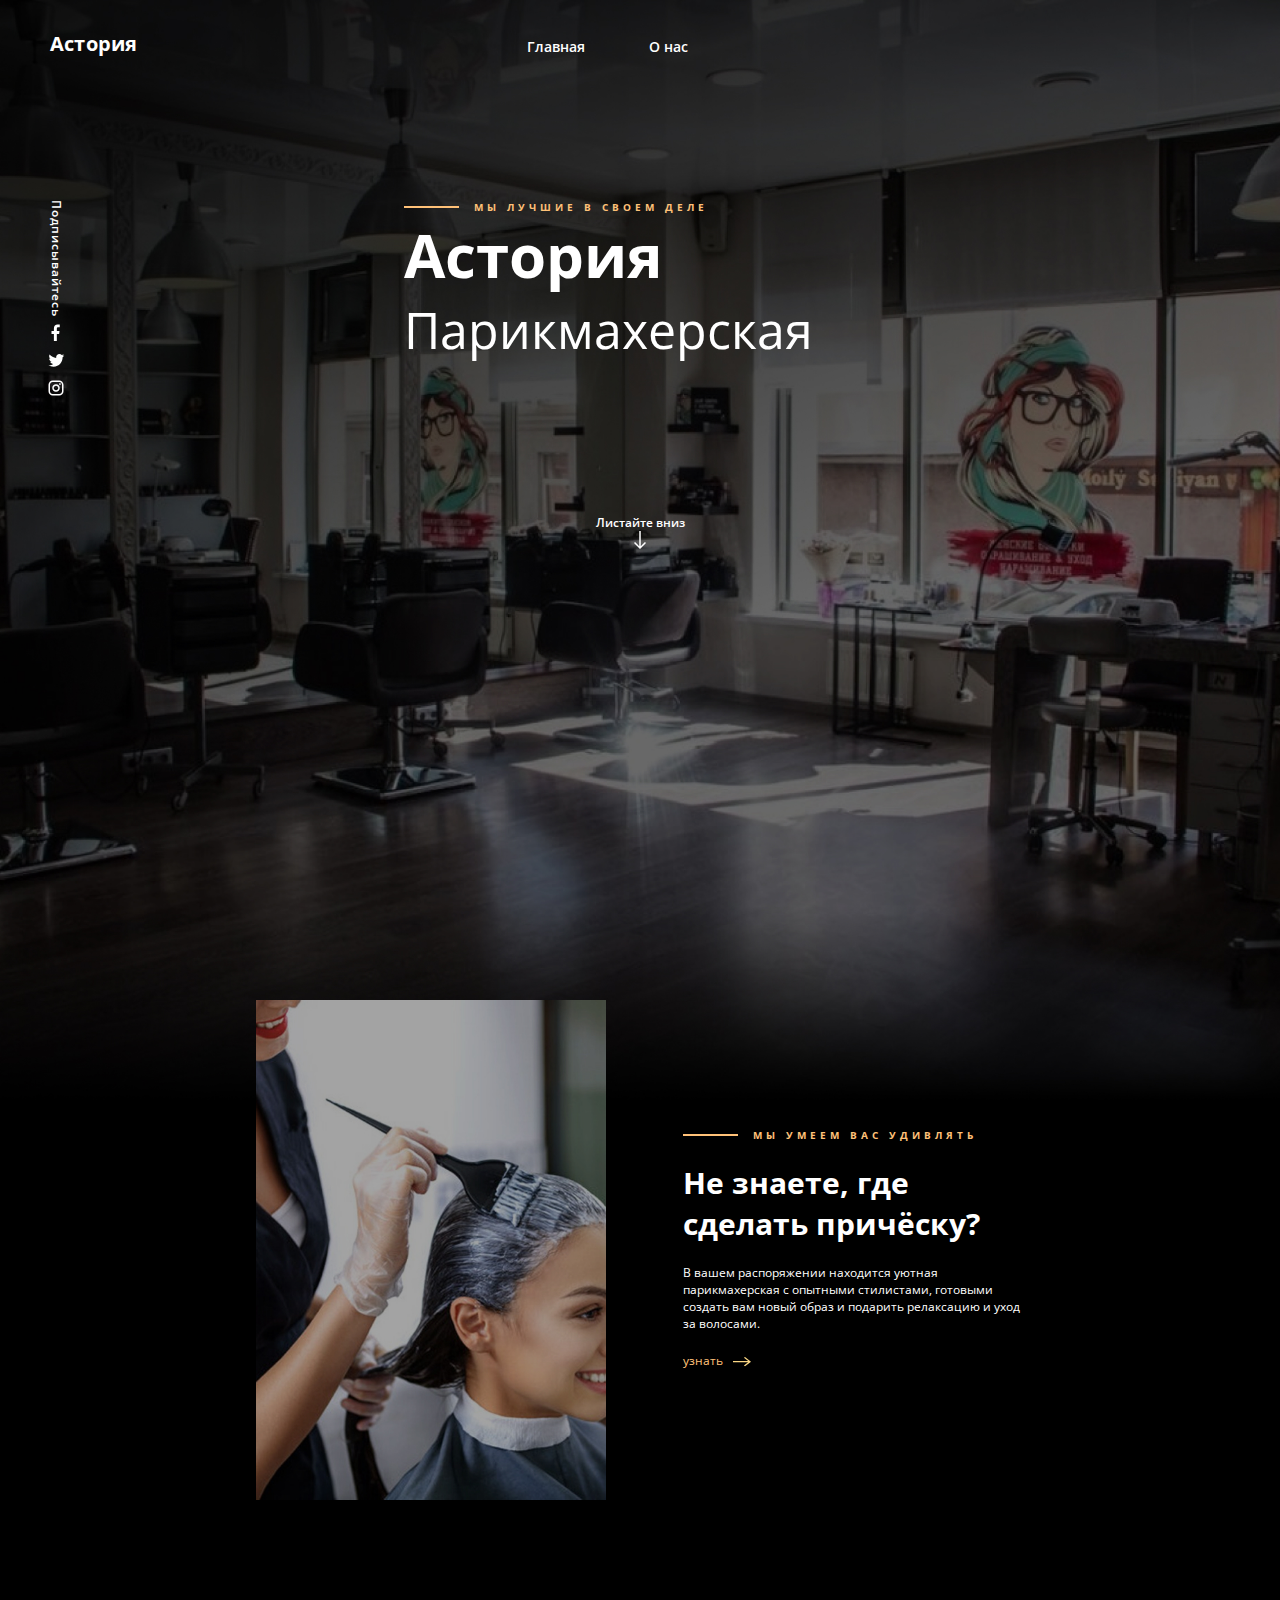
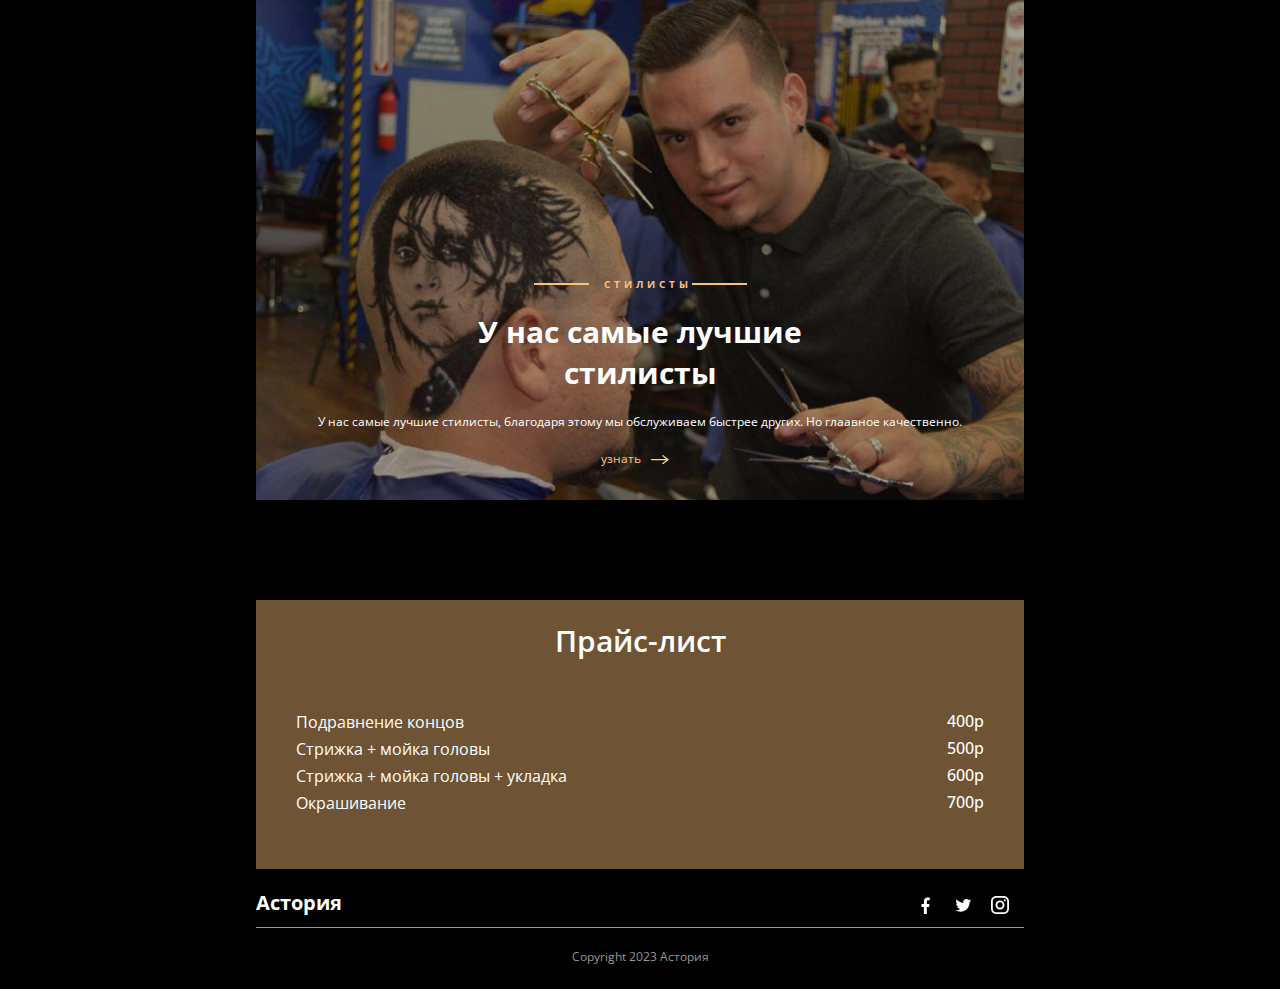
<file: index.html>
<!DOCTYPE html>
<html lang="en">
<head>
    <meta charset="UTF-8">
    <meta name="viewport" content="width=device-width, initial-scale=1.0">
    <link rel="preconnect" href="https://fonts.googleapis.com">
    <link rel="preconnect" href="https://fonts.gstatic.com" crossorigin>
    <link href="https://fonts.googleapis.com/css2?family=Open+Sans:ital,wdth,wght@0,75..100,300..800;1,75..100,300..800&display=swap" rel="stylesheet">
    <link rel="stylesheet" href="./css/reset.css">
    <link rel="stylesheet" href="./css/style.css">

    <title>Главная</title>
</head>
<body>
    <!-- ______________________________HEADER___________________________ -->
    <header>
        <div class="Logo">
            <h1><a href="./index.html">Астория</a></h1>
        </div>
        <nav>
            <a href="./index.html">Главная</a>
            <a href="./about.html">О нас</a>
        </nav>        
    </header>
     <!-- ______________________________HEADER---___________________________ -->
    <!-- _________________________________BODY________________________________________________________ -->
    <div class="body">
        <!-- ____________________________________FULLSCRENE____________________________ -->
        <div class="fon">
            <div class="container_fuul">
                <div class="social">
                    <h2>Подписывайтесь</h2>
                    <div class="social_img">
                        <a href="/"><img src="./img/instagram.svg" alt="insta" class="socal"></a>
                        <br>
                        <a href="/"><img src="./img/twitter.svg" alt="twitter" class="socal"></a>
                        <br>
                        <a href="/"><img src="./img/face.svg" alt="facebook" class="socal"></a>
                    </div>
                </div>
                <div class="ZAG">
                    <div class="verh_zag">
                        <hr>
                        <h1 class="text_liner">Мы лучшие в своем деле</h1>
                    </div>
                    <div class="girnii_zag">
                        <h1>Астория</h1>
                    </div>
                    <div class="niz_zag"><h1>Парикмахерская</h1></div>
                </div>
                <div class="niz">
                    <a href="#content"><h1>Листайте вниз</h1><img src="./img/arrow_downward_24px.svg" alt="vniz"></a>
                </div>
            </div>
        </div>
        <!-- ____________________________________FULLSCRENE---____________________________ -->
        <!-- ____________________________CONTENT___________________________ -->
        <div class="content" id="content">
            <!-- __________________________________CARD__________________________________________________ -->
            <div class="card">
                <img src="./img/card1.jpg" alt="Astoria" class="card_img">
                <div class="text">
                        <div class="verh_zag">
                            <hr> <h1 class="text_liner">Мы умеем вас удивлять</h1>
                        </div>
                        <h1 class="title">Не знаете, где сделать причёску?</h1>
                        <p> В вашем распоряжении находится уютная парикмахерская с опытными стилистами, готовыми создать вам новый образ и подарить релаксацию и уход за волосами.
                        </p>
                        <a href="./about.html">
                            <button type="button">
                                узнать<img src="./img/strelka.svg" alt="" class="button_img">
                            </button>
                        </a>
                </div>
            </div>
            <!-- __________________________________CARD---__________________________________________________ -->
            <!-- ________________________________________SLDIER_____________________________________________________ -->
            <div class="fon_slider">
                <div class="slider_text">
                    <div class="text_obolochka">
                        <div class="verh">
                            <div class="verh_zag">
                                <hr><h1 class="text_liner">Стилисты</h1><hr>
                            </div>
                        </div>
                        <h1 class="title">У нас самые лучшие <br> стилисты</h1>
                        <p> У нас самые лучшие стилисты, благодаря этому мы обслуживаем быстрее других. 
                            Но глаавное качественно.
                        </p>
                        <a href="./about.html">
                            <button type="button">
                                узнать<img src="./img/strelka.svg" alt="" class="button_img">
                            </button>
                        </a> 
                    </div>
                </div>
            </div>
            <!-- ________________________________________SLDIER---_____________________________________________________-->
           <!-- ___________________________________CARD2______________________________ -->
           <div class="foni">
            <div class="titl"><h1>Прайс-лист</h1></div>
            <div class="left">
                <h1>Подравнение концов</h1>
                <h1>Стрижка + мойка головы</h1>
                <h1>Cтрижка + мойка головы + укладка</h1>
                <h1>Окрашивание</h1>
            </div>
            <div class="raft">
                <h1>400p</h1>
                <h1>500p</h1>
                <h1>600p</h1>
                <h1>700p</h1>
            </div>
           </div>
           <!-- ___________________________________CARD2----______________________________ -->
           <!-- _______________________________________________________FOOTER__________________________________ -->
           <footer>
            <div class="lin">
            <a href="./index.html"><h1 class="logo">Астория</h1></a>
            <nav class="footer">
                <a href="/"><img src="./img/Facebook_f.svg" alt="facebook"></a>
                <a href="/"><img src="./img/twitter_f.svg" alt="twitter"></a>
                <a href=""><img src="./img/insta_f.svg" alt="instagram"></a>
            </nav>
        </div>
            <hr class="foo">
            <p class="foot">Copyright 2023 Астория</p>
           </footer>
        </div>
    </div>
</body>
</html>
</file>
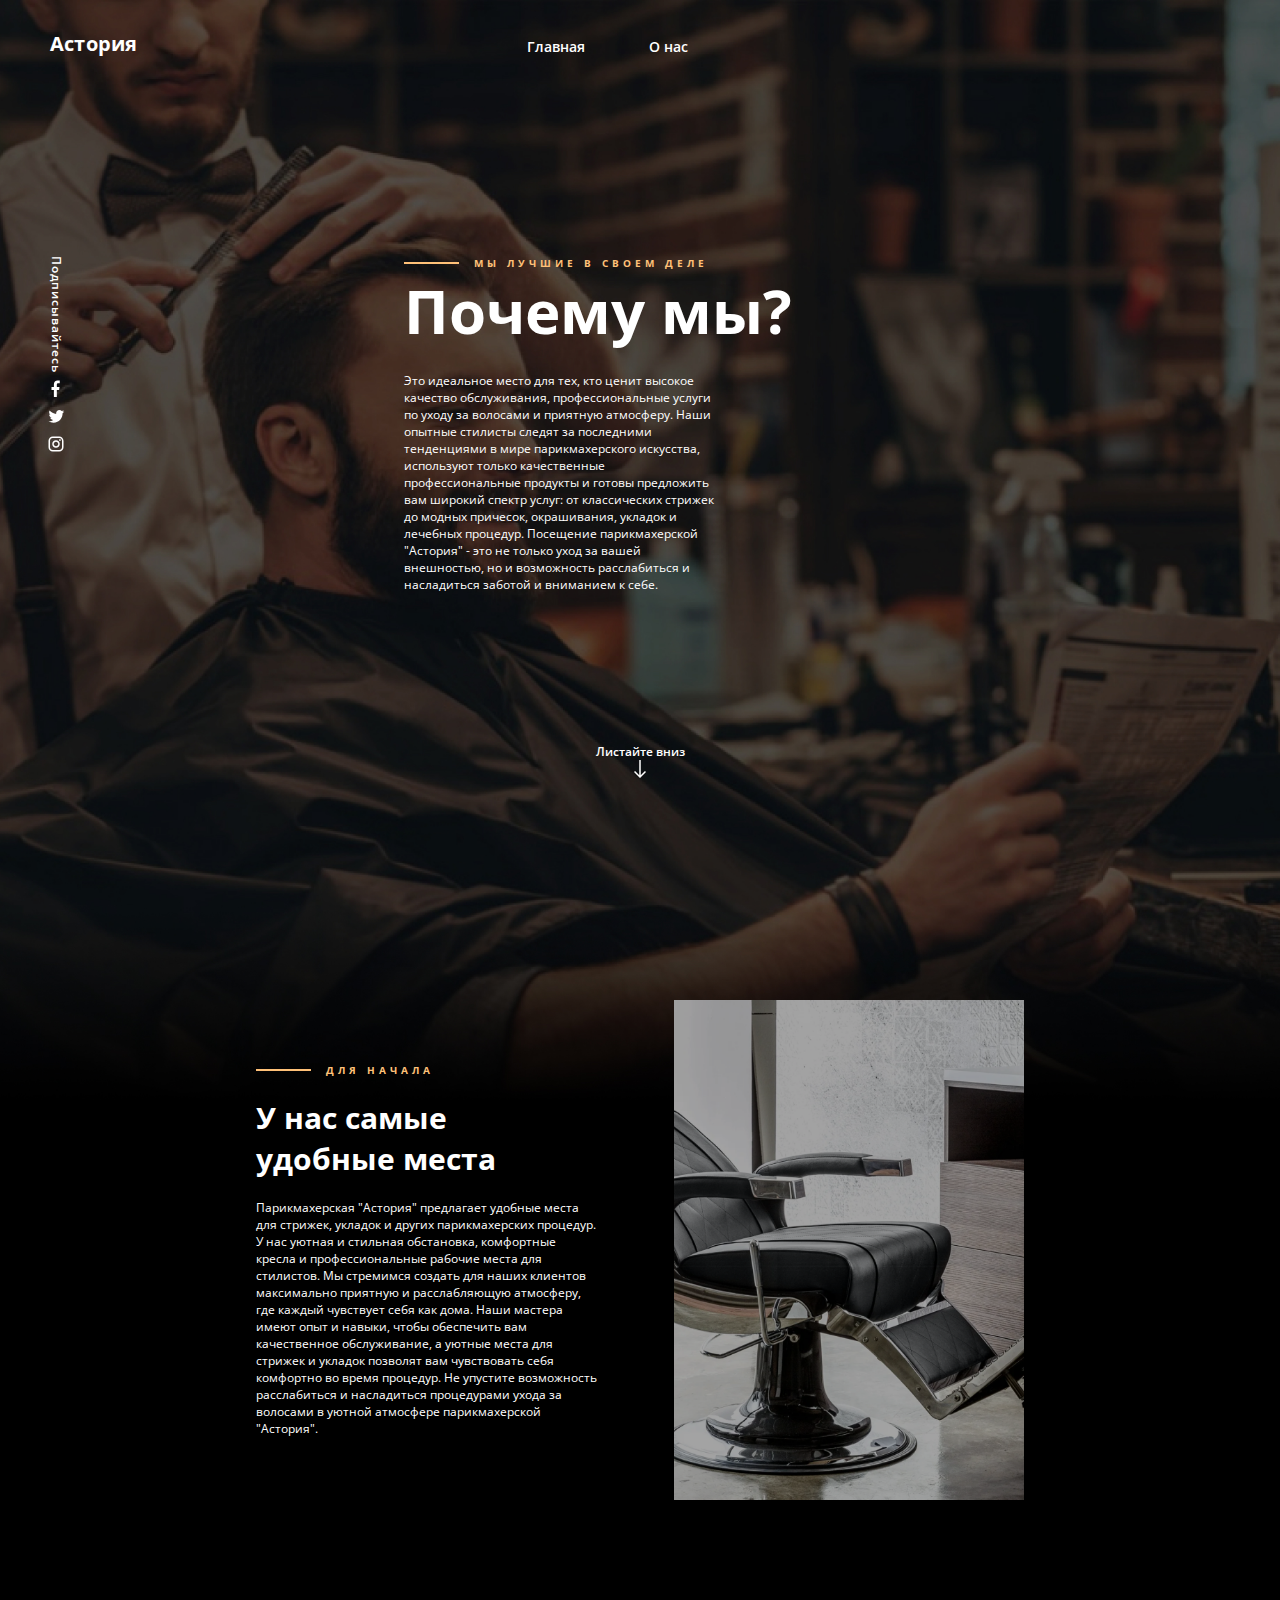
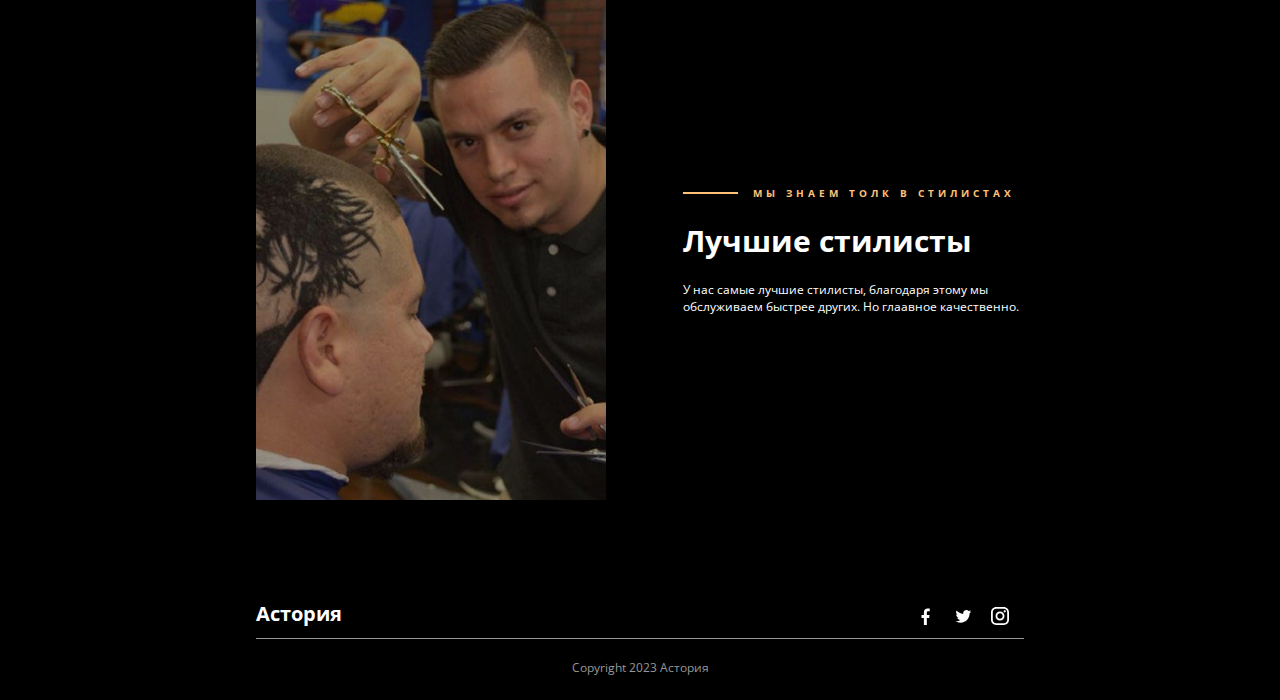
<file: about.html>
<!DOCTYPE html>
<html lang="en">
<head>
    <meta charset="UTF-8">
    <meta name="viewport" content="width=device-width, initial-scale=1.0">
    <link rel="preconnect" href="https://fonts.googleapis.com">
    <link rel="preconnect" href="https://fonts.gstatic.com" crossorigin>
    <link href="https://fonts.googleapis.com/css2?family=Open+Sans:ital,wdth,wght@0,75..100,300..800;1,75..100,300..800&display=swap" rel="stylesheet">
    <link rel="stylesheet" href="./css/reset.css">
    <link rel="stylesheet" href="./css/style2.css">

    <title>О нас</title>
</head>
<body>
    <!-- ______________________________HEADER___________________________ -->
    <header>
        <div class="Logo">
            <h1><a href="./index.html">Астория</a></h1>
        </div>
        <nav>
            <a href="./index.html">Главная</a>
            <a href="/about">О нас</a>
        </nav>        
    </header>
     <!-- ______________________________HEADER---___________________________ -->
    <!-- _________________________________BODY________________________________________________________ -->
    <div class="body">
        <!-- ____________________________________FULLSCRENE____________________________ -->
        <div class="fon">
            <div class="container_fuul">
                <div class="social">
                    <h2>Подписывайтесь</h2>
                    <div class="social_img">
                        <a href="/"><img src="./img/instagram.svg" alt="insta" class="socal"></a>
                        <br>
                        <a href="/"><img src="./img/twitter.svg" alt="twitter" class="socal"></a>
                        <br>
                        <a href="/"><img src="./img/face.svg" alt="facebook" class="socal"></a>
                    </div>
                </div>
                <div class="ZAG">
                    <div class="verh_zag">
                        <hr>
                        <h1 class="text_liner">Мы лучшие в своем деле</h1>
                    </div>
                    <div class="girnii_zag">
                        <h1>Почему мы?</h1>
                    </div>
                    <p>Это идеальное место для тех, кто ценит высокое качество обслуживания, профессиональные услуги по уходу за волосами и приятную атмосферу. Наши опытные стилисты следят за последними тенденциями в мире парикмахерского искусства, используют только качественные профессиональные продукты и готовы предложить вам широкий спектр услуг: от классических стрижек до модных причесок, окрашивания, укладок и лечебных процедур. Посещение парикмахерской "Астория" - это не только уход за вашей внешностью,
                         но и возможность расслабиться и насладиться заботой и вниманием к себе.</p>
                </div>
                <div class="niz">
                    <a href="#content"><h1>Листайте вниз</h1><img src="./img/arrow_downward_24px.svg" alt="vniz"></a>
                </div>
            </div>
        </div>
        <!-- ____________________________________FULLSCRENE---____________________________ -->
        <!-- ____________________________CONTENT___________________________ -->
        <div class="content" id="content">
            <!-- __________________________________CARD2__________________________________________________ -->
            <div class="card2">
                <div class="text2">
                        <div class="verh_zag">
                            <hr> <h1 class="text_liner">для начала</h1>
                        </div>
                        <h1 class="title">У нас самые удобные места</h1>
                        <p> Парикмахерская "Астория" предлагает удобные места для стрижек, укладок и других парикмахерских процедур. У нас уютная и стильная обстановка, комфортные кресла и профессиональные рабочие места для стилистов. Мы стремимся создать для наших клиентов максимально приятную и расслабляющую атмосферу, где каждый чувствует себя как дома. Наши мастера имеют опыт и навыки, чтобы обеспечить вам качественное обслуживание, а уютные места для стрижек и укладок позволят вам чувствовать себя комфортно во время процедур. Не упустите возможность расслабиться и насладиться процедурами ухода за волосами в уютной атмосфере парикмахерской "Астория".
                        </p>
                </div>
                <img src="./img/card3.png" alt="Astoria" class="card_img">
            </div>
            <!-- __________________________________CARD2---__________________________________________________ -->
          
           <!-- ___________________________________CARD2______________________________ -->
           <div class="card">
            <img src="./img/card5.png" alt="Astoria" class="card_img">
                <div class="text">
                    <div class="verh_zag">
                        <hr> <h1 class="text_liner">Мы знаем толк в стилистах</h1>
                    </div>
                    <h1 class="title">Лучшие стилисты</h1>
                    <p> У нас самые лучшие стилисты, благодаря этому мы обслуживаем быстрее других. 
                        Но глаавное качественно.
                    </p>
                </div>
           </div>
           <!-- ___________________________________CARD2----______________________________ -->
           <!-- _______________________________________________________FOOTER__________________________________ -->
           <footer>
            <div class="lin">
            <a href="./index.html"><h1 class="logo">Астория</h1></a>
            <nav class="footer">
                <a href="/"><img src="./img/Facebook_f.svg" alt="facebook"></a>
                <a href="/"><img src="./img/twitter_f.svg" alt="twitter"></a>
                <a href=""><img src="./img/insta_f.svg" alt="instagram"></a>
            </nav>
        </div>
            <hr class="foo">
            <p class="foot">Copyright 2023 Астория</p>
           </footer>
        </div>
    </div>
</body>
</html>
</file>
<file: css/style.css>
/* общее */
body{
    background-color: #000000;
}

h1, h2, p, a{
    font-family: "Open Sans";
    color: white;
}

.text_liner{
    font-weight: 700;
    color: #FFC178;
    letter-spacing: 4px;
    font-size: 10px;
    text-transform: uppercase;
}

/* Голова */
header{
    display: flex;
    padding: 30px 50px;
    width: 100%;
    position: absolute;
    top: 0;
    left: 0;
    z-index: 100
}

header a {
    color: white;
    font-size: 14px;
    font-weight: 600; 
  }

nav a + a{
    padding-left:60px;
}

.Logo{

    display: inline-block;
}

.Logo a{
    color: white; 
    font-size: 20px; 
    font-weight: 700; 
    text-transform: capitalize; 
    letter-spacing: 0.24px; 
    word-wrap: break-word;
}

nav{
    align-items: center;
    padding: 7px 0;
    display: inline-block;
    vertical-align: bottom;
    height: 38px;
    padding-left: 33%;

}


/* FON */
.fon{
    background: url('../img/Background.jpg') no-repeat center center;
    background-size: cover;
    width: 100%;
    height: 1100px;
}

.container_fuul {
    padding: 200px 50px;
    width: 100%;
}
.social{
    padding: 0 15px;
    position: absolute;
    height: auto;
}
.social h2{
    transform-origin: top left;
    transform: rotate(90deg);
    font-weight: 600;
    font-size: 12px;
    letter-spacing: 1px;
}

.social_img{
    margin-top: 180px;
    max-width: 18px;
    transform-origin: top left;
    transform: rotate(180deg);

}
.social img{
    margin-bottom: 10px;
}
hr{
    background-color: #FFC178;
    width: 55px;
    height: 2px;
}
.ZAG {
    margin-left: 30%;
}
.verh_zag{
    width: auto;
    display: flex;
    align-items: center;
}
.verh_zag h1{
    margin-left: 15px;
}
.girnii_zag h1{
    font-size: 60px;
    font-weight: bold;
}
.niz_zag h1{
    font-weight: 400;
    font-size: 50px;
}
.niz {
    margin-top: 150px;
    width: 100%;
    font-size: 12px;
    font-weight: 600;
    text-align: center;

}
.niz img{
    max-width: 18px;
    max-height: 18px;
}
/* FON -*/

/* Content */
.content {
    position: relative;
    margin: -100px auto;
    width: 60%;
}

/* CARD */
.card{
    display: flex;
    flex-direction: row;
    justify-content: space-between;
    align-items: center;
    margin-bottom: 100px;
}
.card_img{
    max-width: 350px;
    height: 500px;
}
.text {
   
    margin-left: 10%;
    width: 400px;
}

.title {
    margin-top: 20px;
    width: 300px;
    font-weight: bold;
    font-size: 30px;
}

p{
    font-size: 12px;
    margin-top: 20px;
}


button{
    color: #FFC178;
    font-weight: 600px;
    font-size: 12px;
    margin-top: 20px;   
}

.button_img{
    align-items: center;
    max-width: 18px;
    margin: 5px 10px;
}
/* CARD -*/

/* SLIDER */

.fon_slider{
    background: url('../img/slider.png') no-repeat center center;
    background-size: cover;
    width: 100%;
    height: 500px;
    text-align: center;
    position:relative;
    padding-bottom: 50px;
    display: flex;
    justify-content: center;
    margin-bottom: 100px;
}

.slider_text{
    position:absolute;
    bottom:30px;
}


.fon_slider .verh{
    display: inline-block
}

.fon_slider .title{
    width: auto;
}
/* SLIDER- */

/* CARD2 */
.card2{
    display: flex;
    flex-direction: row;
    justify-content: space-between;
    align-items: center;
    margin-bottom: 100px;
}
.card_img{
    max-width: 350px;
}
.text2 {
   
    margin-right: 10%;
    width: 400px;
}

.title {
    margin-top: 20px;
    width: 300px;
    font-weight: bold;
    font-size: 30px;
}

p{
    font-size: 12px;
    margin-top: 20px;
}


button{
    color: #FFC178;
    font-weight: 600px;
    font-size: 12px;
    margin-top: 20px;   
}

.button_img{
    align-items: center;
    max-width: 18px;
    margin: 5px 10px;
}
/* CARD2 -*/

/* FONI */

.foni{
    background-color: #ffc0786e;
    padding: 20px 40px;
    position: relative;
    padding-bottom:50px;
}

.titl{
    text-align: center;
    font-weight: 600;
    font-size: 30px;
    margin-bottom: 50px;
 
}

.raft{
    position:absolute;
    right:40px;
    top: 110px;
    font-weight: 500;
}

.foni h1+h1{
    margin-bottom: 5px;
}

.foni h1{
    margin-bottom: 5px;
}

/* FOOTER */
footer{
    width: 100%;
    height: 100px;
}
.lin{
    margin-bottom: 20px;
}
footer h1{
    font-weight: bold;
    font-size: 20px;
    float: left;
}

footer nav{
    float: right;
    padding-left: 0;
}
footer img{
    max-height: 18px;
    padding-right: 15px;
}


footer nav a +a{
    padding: 0;
    margin: 0;
}

.foo{
    margin: 10px 0;
    width: 100%;
    background-color: #979797;
    height: 1px;
}

.foot{
    text-align: center;
    color:#979797;
}

@media (max-width:1200px) {
    .card_img{
        max-width: 40%;
    }
    .text{
        width: 40%;
    }
    .text2{
        width: 40%;
    }
    .title{
        font-size:180%;
        width: 80%;
    }
}
</file>
<file: css/style2.css>
/* общее */
body{
    background-color: #000000;
}

h1, h2, p, a{
    font-family: "Open Sans";
    color: white;
}

.text_liner{
    font-weight: 700;
    color: #FFC178;
    letter-spacing: 4px;
    font-size: 10px;
    text-transform: uppercase;
}

/* Голова */
header{
    display: flex;
    padding: 30px 50px;
    width: 100%;
    position: absolute;
    top: 0;
    left: 0;
    z-index: 100
}

header a {
    color: white;
    font-size: 14px;
    font-weight: 600; 
  }

nav a + a{
    padding-left:60px;
}

.Logo{

    display: inline-block;
}

.Logo a{
    color: white; 
    font-size: 20px; 
    font-weight: 700; 
    text-transform: capitalize; 
    letter-spacing: 0.24px; 
    word-wrap: break-word;
}

nav{
    align-items: center;
    padding: 7px 0;
    display: inline-block;
    vertical-align: bottom;
    height: 38px;
    padding-left: 33%;

}


/* FON */
.fon{
    background: url('../img/backround2.jpg') no-repeat center center;
    background-size: cover;
    width: 100%;
    height: 1100px;
}

.container_fuul {
    padding: 20% 50px;
    width: 100%;
}
.social{
    padding: 0 15px;
    position: absolute;
    height: auto;
}
.social h2{
    transform-origin: top left;
    transform: rotate(90deg);
    font-weight: 600;
    font-size: 12px;
    letter-spacing: 1px;
}

.social_img{
    margin-top: 180px;
    max-width: 18px;
    transform-origin: top left;
    transform: rotate(180deg);

}
.social img{
    margin-bottom: 10px;
}
hr{
    background-color: #FFC178;
    width: 55px;
    height: 2px;
}
.ZAG {
    margin-left: 30%;
}
.verh_zag{
    width: auto;
    display: flex;
    align-items: center;
}
.verh_zag h1{
    margin-left: 15px;
}
.girnii_zag h1{
    font-size: 60px;
    font-weight: bold;
}

.fon p {
    width: 310px;
}

.niz_zag h1{
    font-weight: 400;
    font-size: 50px;
}
.niz {
    margin-top: 150px;
    width: 100%;
    font-size: 12px;
    font-weight: 600;
    text-align: center;

}
.niz img{
    max-width: 18px;
    max-height: 18px;
}
/* FON -*/

/* Content */
.content {
    position: relative;
    margin: -100px auto;
    width: 60%;;
}

/* CARD */
.card{
    display: flex;
    flex-direction: row;
    justify-content: space-between;
    align-items: center;
    margin-bottom: 100px;
}
.card_img{
    max-width: 350px;
    height: 500px;
}
.text {
    margin-left: 10%;
    width: 400px;
}

.title {
    margin-top: 20px;
    width: 300px;
    font-weight: bold;
    font-size: 30px;
}

p{
    font-size: 12px;
    margin-top: 20px;
}


button{
    color: #FFC178;
    font-weight: 600px;
    font-size: 12px;
    margin-top: 20px;   
}

.button_img{
    align-items: center;
    max-width: 18px;
    margin: 5px 10px;
}
/* CARD -*/


/* CARD2 */
.card2{
    display: flex;
    flex-direction: row;
    justify-content: space-between;
    align-items: center;
    margin-bottom: 100px;
}
.card_img{
    max-width: 350px;
}
.text2{
    margin-right: 10%;
    width: 400px;
}

.title {
    margin-top: 20px;
    width: 300px;
    font-weight: bold;
    font-size: 30px;
}

p{
    font-size: 12px;
    margin-top: 20px;
}


button{
    color: #FFC178;
    font-weight: 600px;
    font-size: 12px;
    margin-top: 20px;   
}

.button_img{
    align-items: center;
    max-width: 18px;
    margin: 5px 10px;
}
/* CARD2 -*/

/* FOOTER */
footer{
    width: 100%;
    height: 100px;
}
.lin{
    margin-bottom: 20px;
}
footer h1{
    font-weight: bold;
    font-size: 20px;
    float: left;
}

footer nav{
    float: right;
    padding-left: 0;
}
footer img{
    max-height: 18px;
    padding-right: 15px;
}


footer nav a +a{
    padding: 0;
    margin: 0;
}

.foo{
    margin: 10px 0;
    width: 100%;
    background-color: #979797;
    height: 1px;
}

.foot{
    text-align: center;
    color:#979797;
}

@media (max-width:1200px) {
    .card_img{
        max-width: 40%;
    }
    .text{
        width: 40%;
    }
    .text2{
        width: 40%;
    }
    .title{
        font-size:180%;
        width: 80%;
    }
}
</file>
